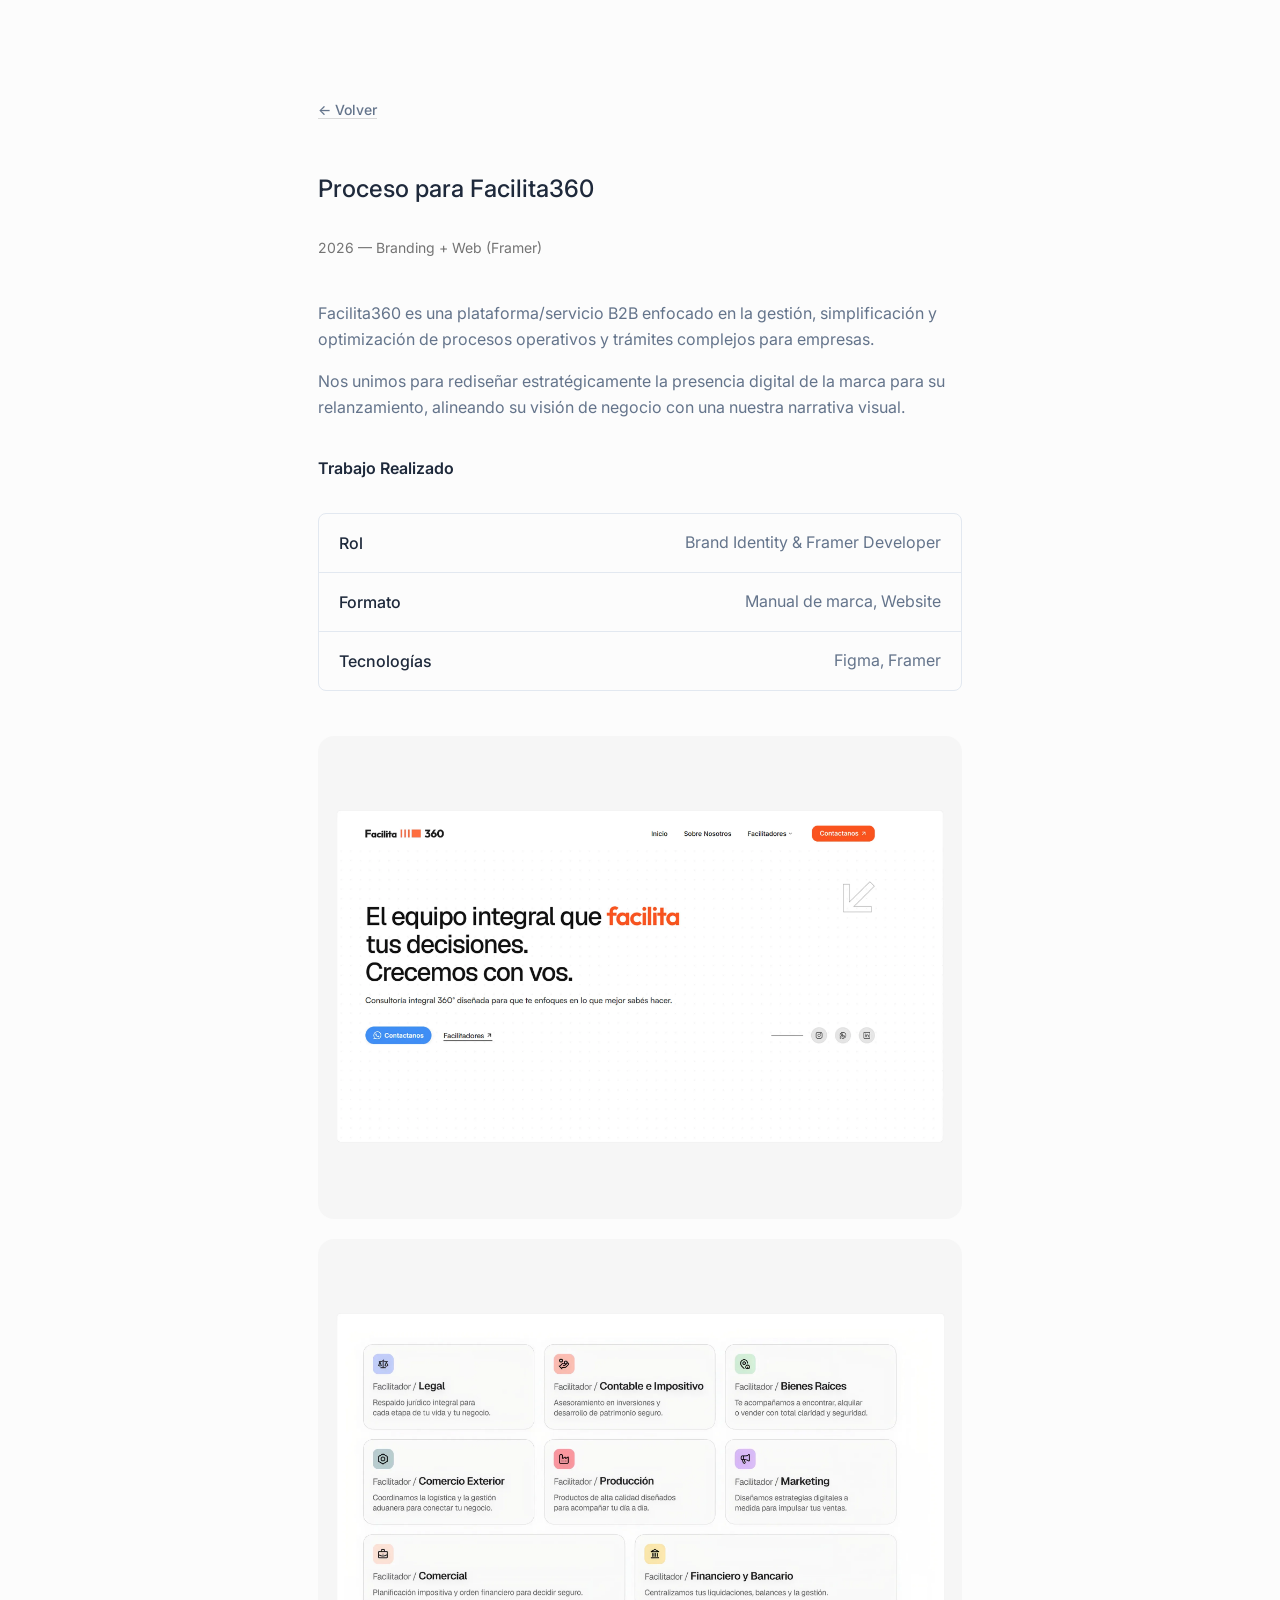
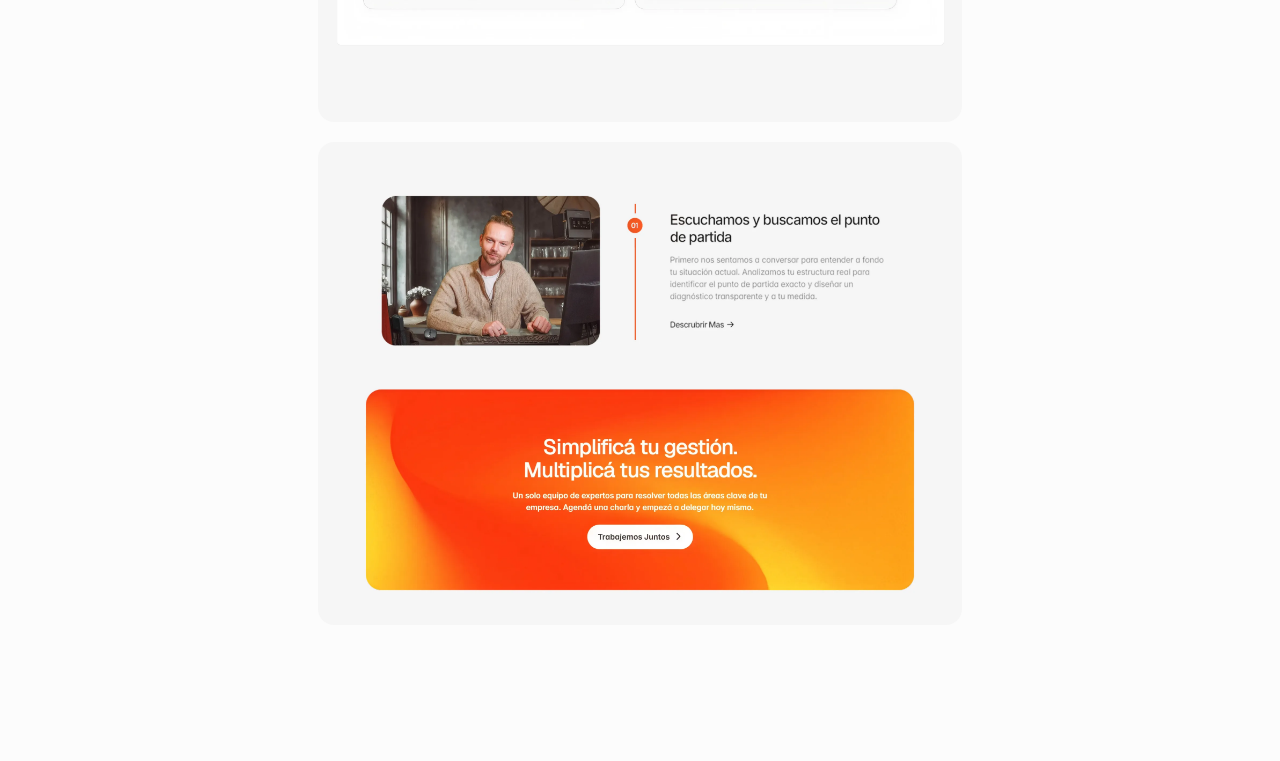
<file: proyectos/Facilita360.html>
<!DOCTYPE html>
<html lang="es">
<head>
  <meta charset="UTF-8" />
  <meta name="viewport" content="width=device-width, initial-scale=1.0" />
  <!-- TODO: reemplazar título del proyecto -->
  <title>Facilita360 — Ignacio Pacheco</title>
  <link rel="icon" type="image/png" href="../assets/Favicon.png" />
  <!-- TODO: reemplazar descripción -->
  <meta name="description" content="Descripción corta del proyecto 2." />

  <link rel="preconnect" href="https://fonts.googleapis.com" />
  <link rel="preconnect" href="https://fonts.gstatic.com" crossorigin />
  <link
    href="https://fonts.googleapis.com/css2?family=Inter:wght@400;500;600&display=swap"
    rel="stylesheet"
  />

  <link rel="stylesheet" href="../css/tokens.css" />
  <link rel="stylesheet" href="../css/styles.css" />
</head>
<body>
  <main class="container">
    <a href="../index.html" class="back-link link">&larr; Volver</a>

    <article class="project-detail">
      <!-- TODO: contenido de prueba, reemplazar por el proceso real -->
      <h1 class="project-detail__title">Proceso para Facilita360</h1>
      <p class="project-detail__meta">2026 — Branding + Web (Framer)</p>

      <div class="project-detail__body">
        <p>
         Facilita360 es una plataforma/servicio B2B enfocado en la gestión, simplificación y optimización de procesos operativos y trámites complejos para empresas.
        </p>
        <p>
          Nos unimos para rediseñar estratégicamente la presencia digital de la marca para su relanzamiento, alineando su visión de negocio con una nuestra narrativa visual.
        </p>
      </div>
       <h2 class="section-title">Trabajo Realizado</h2>
      <div class="project-scope">
        <div class="project-scope__row">
          <span class="project-scope__label">Rol</span>
          <span class="project-scope__value">Brand Identity & Framer Developer</span>
        </div>
        <div class="project-scope__row">
          <span class="project-scope__label">Formato</span>
          <span class="project-scope__value">Manual de marca, Website</span>
        </div>
        <div class="project-scope__row">
          <span class="project-scope__label">Tecnologías</span>
         <span class="project-scope__value">Figma, Framer</span>
        </div>
      </div>
      <div class="project-gallery">
        <div class="project-hero"><img src="/assets/facilita360/W-F360-1.webp" alt=""></div>
        <!-- imagen 2 -->
        <div class="project-hero"><img src="/assets/facilita360/W-F360-2.webp" alt=""></div>
        <!-- imagen 3 -->
        <div class="project-hero"><img src="/assets/facilita360/P-F360-3.webp" alt=""></div>
      </div>
    </article>
  </main>
</body>
</html>
</file>
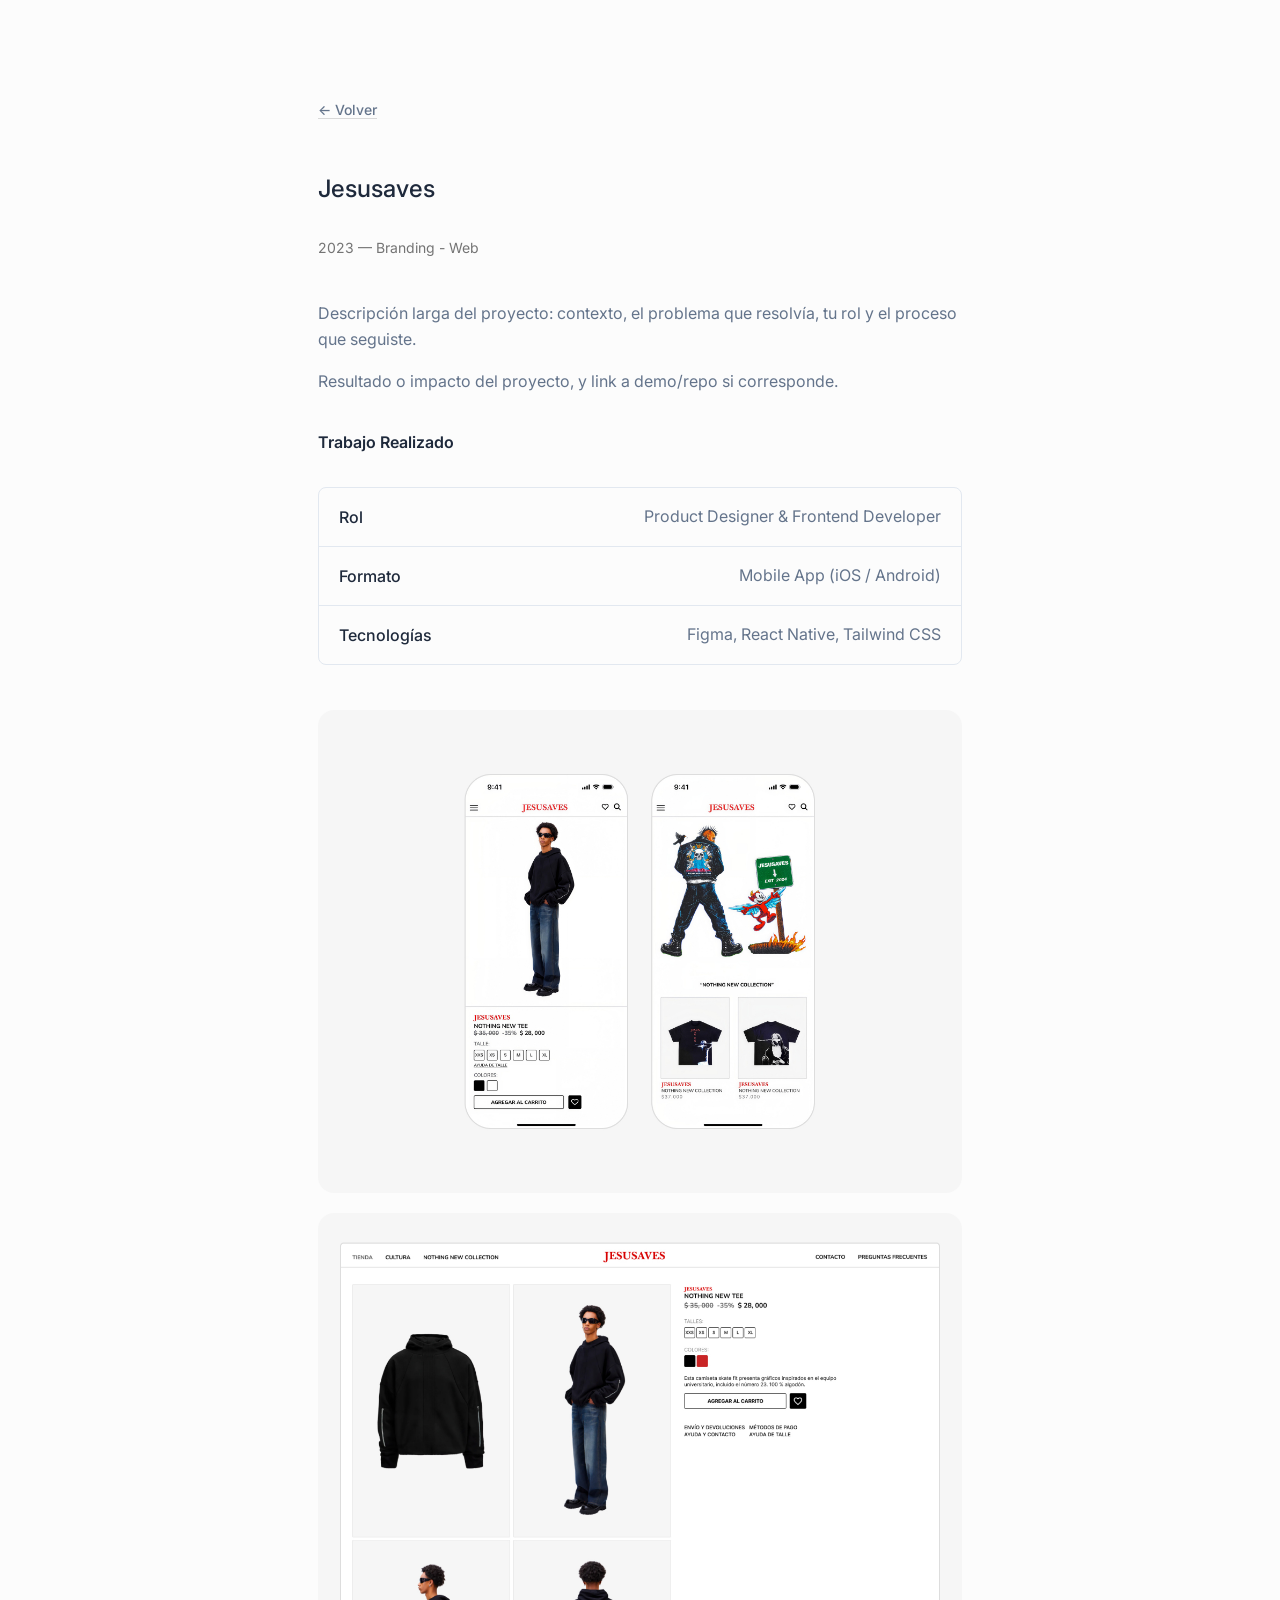
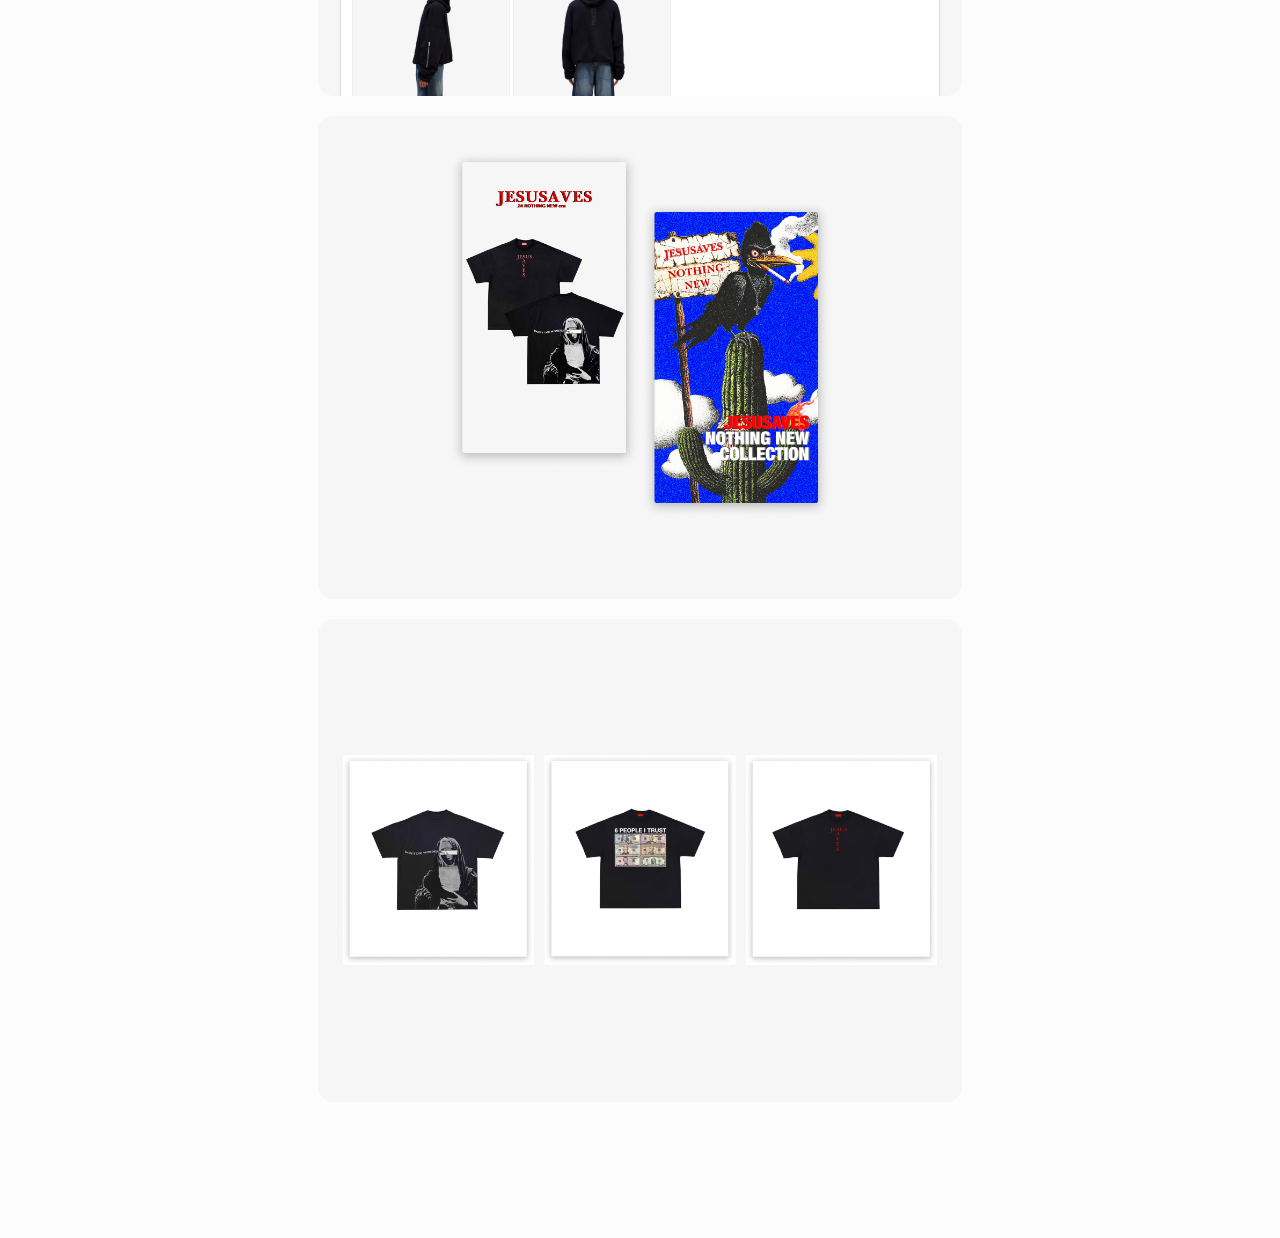
<file: proyectos/Jesusaves.html>
<!DOCTYPE html>
<html lang="es">
<head>
  <meta charset="UTF-8" />
  <meta name="viewport" content="width=device-width, initial-scale=1.0" />
  <!-- TODO: reemplazar título del proyecto -->
  <title>Jesusaves — Ignacio Pacheco</title>
  <link rel="icon" type="image/png" href="../assets/Favicon.png" />
  <!-- TODO: reemplazar descripción -->
  <meta name="description" content="Descripción corta del proyecto 3." />

  <link rel="preconnect" href="https://fonts.googleapis.com" />
  <link rel="preconnect" href="https://fonts.gstatic.com" crossorigin />
  <link
    href="https://fonts.googleapis.com/css2?family=Inter:wght@400;500;600&display=swap"
    rel="stylesheet"
  />

  <link rel="stylesheet" href="../css/tokens.css" />
  <link rel="stylesheet" href="../css/styles.css" />
</head>
<body>
  <main class="container">
    <a href="../index.html" class="back-link link">&larr; Volver</a>

    <article class="project-detail">
      <!-- TODO: reemplazar título -->
      <h1 class="project-detail__title">Jesusaves</h1>
      <!-- TODO: reemplazar año / tags -->
      <p class="project-detail__meta">2023 — Branding - Web</p>

      <!-- TODO: reemplazar todo el contenido de esta sección con la descripción real del proyecto -->
      <div class="project-detail__body">
        <p>
          Descripción larga del proyecto: contexto, el problema que resolvía,
          tu rol y el proceso que seguiste.
        </p>
        <p>
          Resultado o impacto del proyecto, y link a demo/repo si corresponde.
          <!-- TODO: agregar <a href="#" class="link">link al proyecto</a> si aplica -->
        </p>
      </div>

      <!-- TODO: reemplazar por el resumen real del trabajo realizado -->
      <h2 class="section-title">Trabajo Realizado</h2>
      <div class="project-scope">
        <div class="project-scope__row">
          <span class="project-scope__label">Rol</span>
          <span class="project-scope__value">Product Designer & Frontend Developer</span>
        </div>
        <div class="project-scope__row">
          <span class="project-scope__label">Formato</span>
          <span class="project-scope__value">Mobile App (iOS / Android)</span>
        </div>
        <div class="project-scope__row">
          <span class="project-scope__label">Tecnologías</span>
         <span class="project-scope__value">Figma, React Native, Tailwind CSS</span>
        </div>
      </div>

      <!-- TODO: reemplazar por imágenes reales del proyecto -->
      <div class="project-gallery">
        <div class="project-hero"><img src="/assets/Jesusaves/P-J-1.webp" alt=""></div>
        <div class="project-hero"><img src="/assets/Jesusaves/W-J-2.webp" alt=""></div>
        <div class="project-hero"><img src="/assets/Jesusaves/B-J-3.webp" alt=""></div>
        <div class="project-hero"><img src="/assets/Jesusaves/B-J-4.webp" alt=""></div>
             </div>
             </div>
    </article>
  </main>
</body>
</html>
</file>
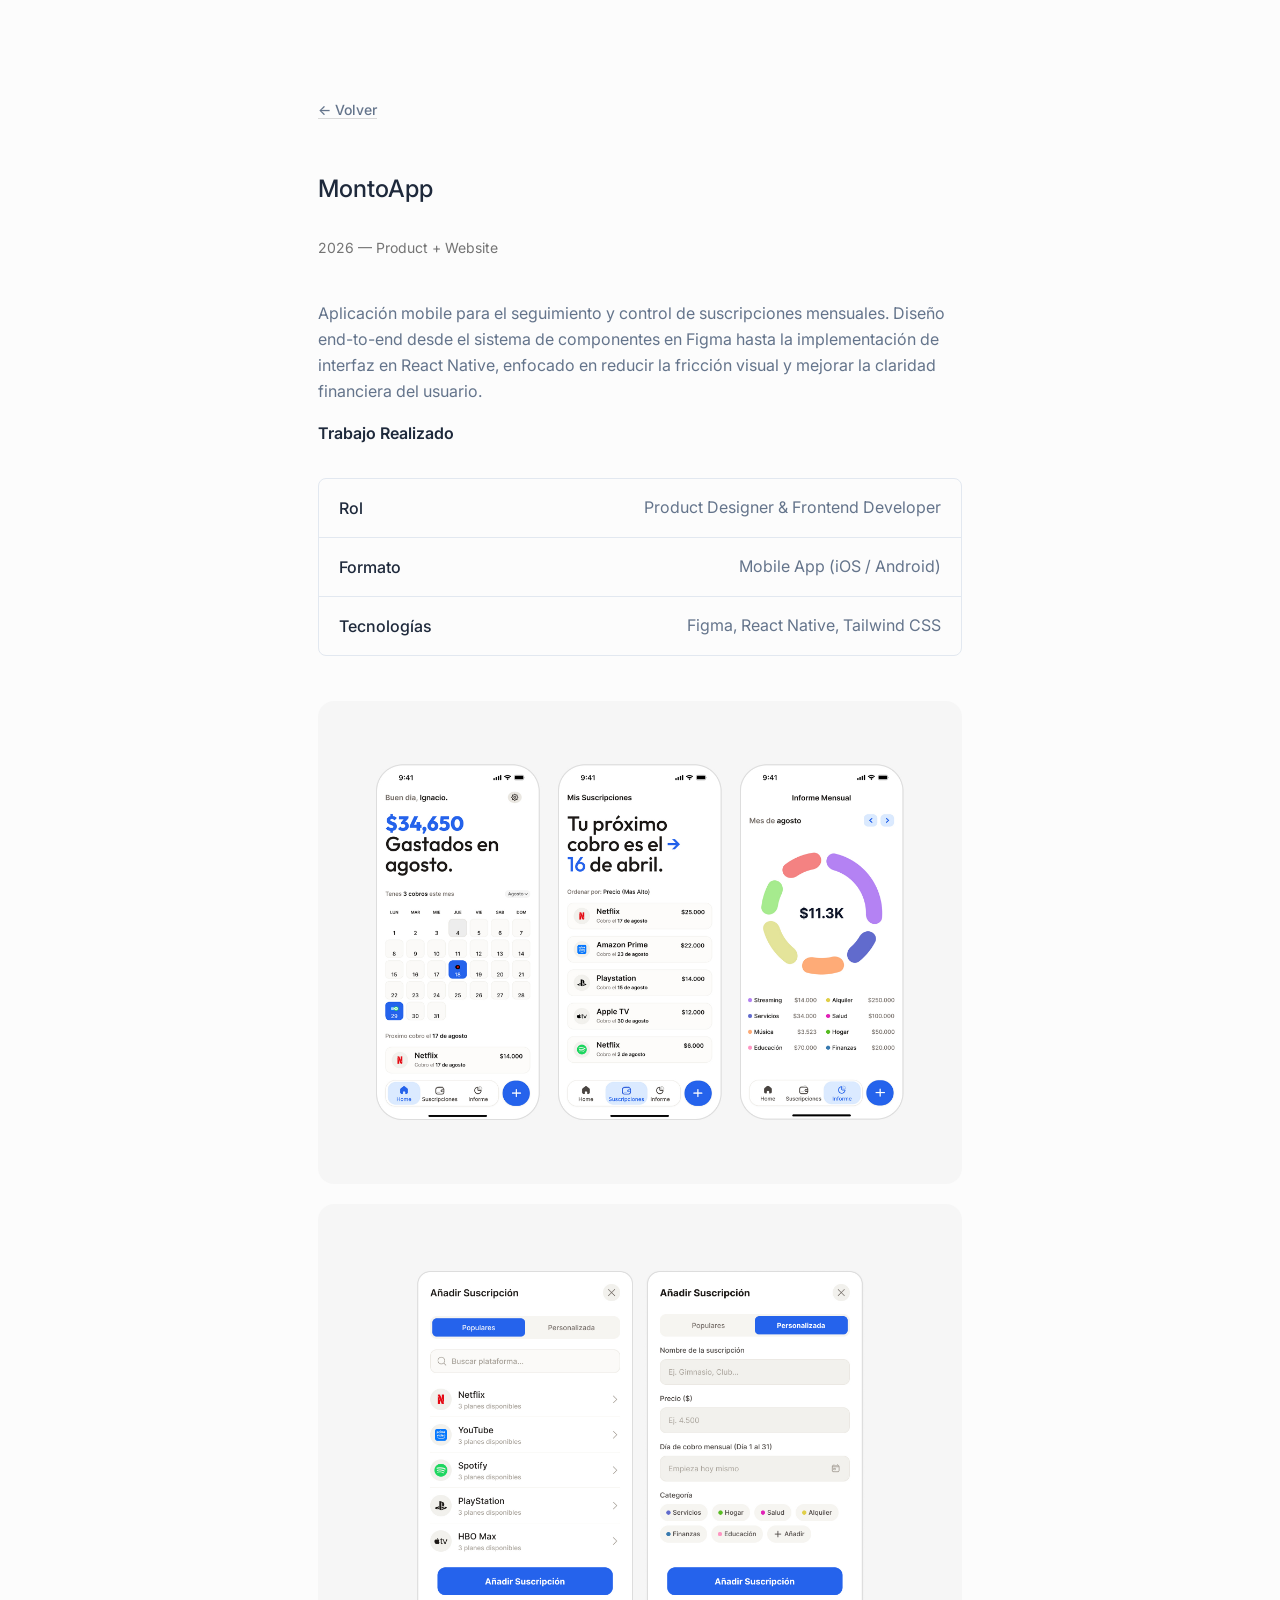
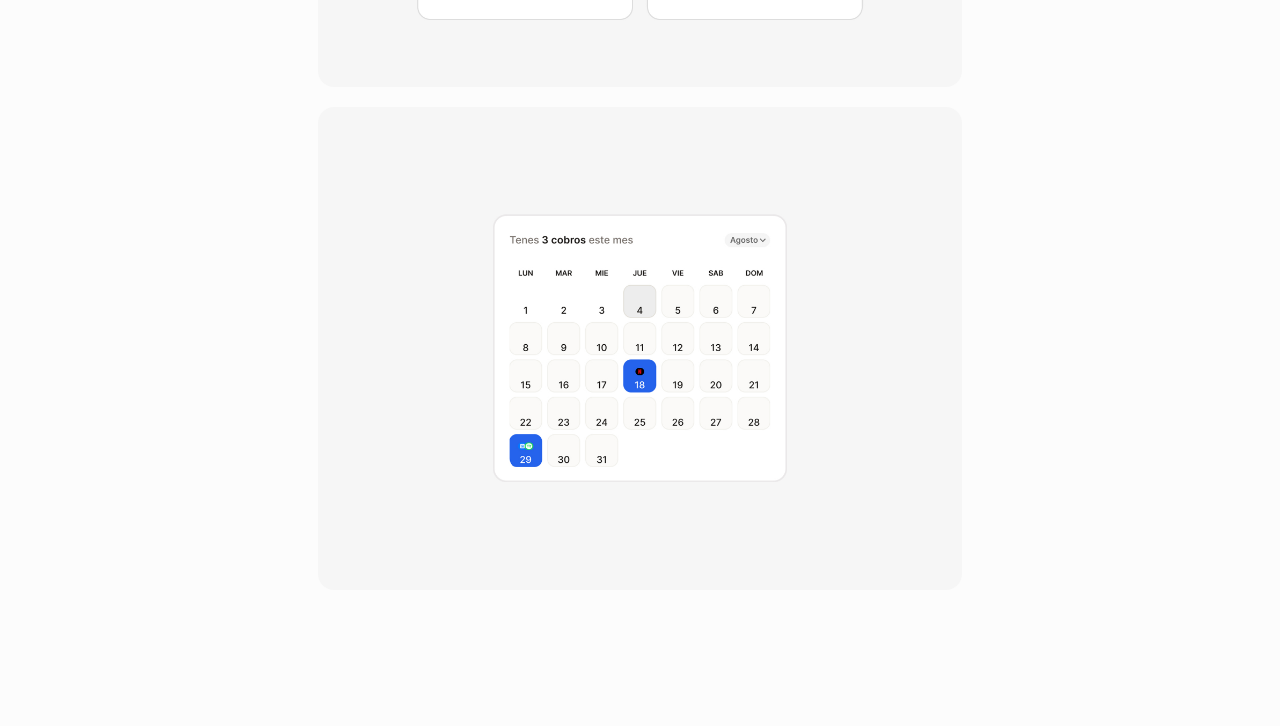
<file: proyectos/MontoApp.html>
<!DOCTYPE html>
<html lang="es">
<head>
  <meta charset="UTF-8" />
  <meta name="viewport" content="width=device-width, initial-scale=1.0" />
  <!-- TODO: reemplazar título del proyecto -->
  <title>MontoApp — Ignacio Pacheco</title>
  <link rel="icon" type="image/png" href="../assets/Favicon.png" />
  <!-- TODO: reemplazar descripción -->
  <meta name="description" content="Descripción corta del proyecto 1." />

  <link rel="preconnect" href="https://fonts.googleapis.com" />
  <link rel="preconnect" href="https://fonts.gstatic.com" crossorigin />
  <link
    href="https://fonts.googleapis.com/css2?family=Inter:wght@400;500;600&display=swap"
    rel="stylesheet"
  />

  <link rel="stylesheet" href="../css/tokens.css" />
  <link rel="stylesheet" href="../css/styles.css" />
</head>
<body>
  <main class="container">
    <a href="../index.html" class="back-link link">&larr; Volver</a>

    <article class="project-detail">
      <!-- TODO: reemplazar título -->
      <h1 class="project-detail__title">MontoApp</h1>
      <!-- TODO: reemplazar año / tags -->
      <p class="project-detail__meta">2026 — Product + Website</p>

      <!-- TODO: reemplazar todo el contenido de esta sección con la descripción real del proyecto -->
      <div class="project-detail__body">
        <p>
          Aplicación mobile para el seguimiento y control de suscripciones mensuales. Diseño end-to-end desde el sistema de componentes en Figma hasta la implementación de interfaz en React Native, enfocado en reducir la fricción visual y mejorar la claridad financiera del usuario.
        </p>
        <h2 class="section-title">Trabajo Realizado</h2>
        <div class="project-scope">
        <div class="project-scope__row">
          <span class="project-scope__label">Rol</span>
          <span class="project-scope__value">Product Designer & Frontend Developer</span>
        </div>
        <div class="project-scope__row">
          <span class="project-scope__label">Formato</span>
          <span class="project-scope__value">Mobile App (iOS / Android)</span>
        </div>
        <div class="project-scope__row">
          <span class="project-scope__label">Tecnologías</span>
         <span class="project-scope__value">Figma, React Native, Tailwind CSS</span>
        </div>
      </div>
      <!-- TODO: reemplazar por imágenes reales del proyecto -->
      <div class="project-gallery">
        <div class="project-hero"><img src="/assets/MontoApp/P-M-5.webp" alt=""></div>
         <div class="project-hero"><img src="/assets/MontoApp/P-M-2.webp" alt=""></div>
         <div class="project-hero"><img src="/assets/MontoApp/P-M-4.webp" alt=""></div>
      </div>
    </article>
  </main>
</body>
</html>
</file>
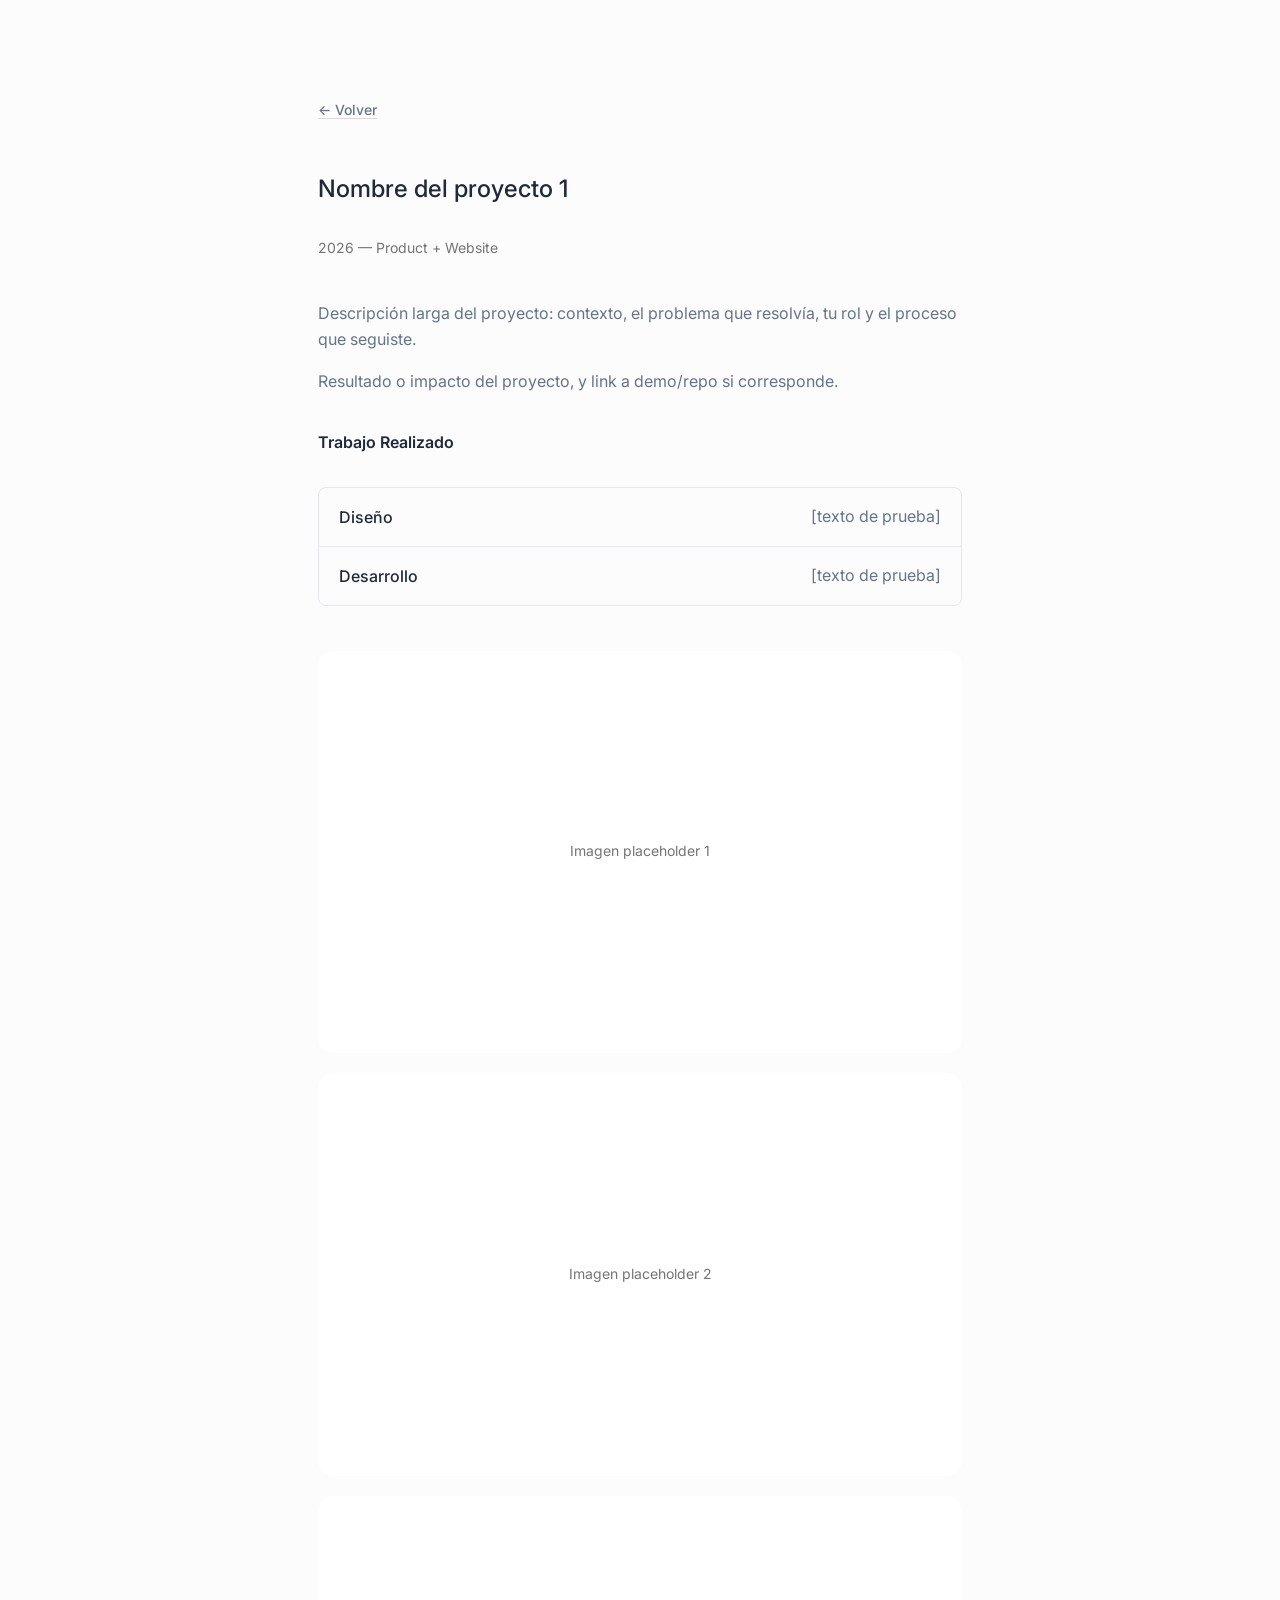
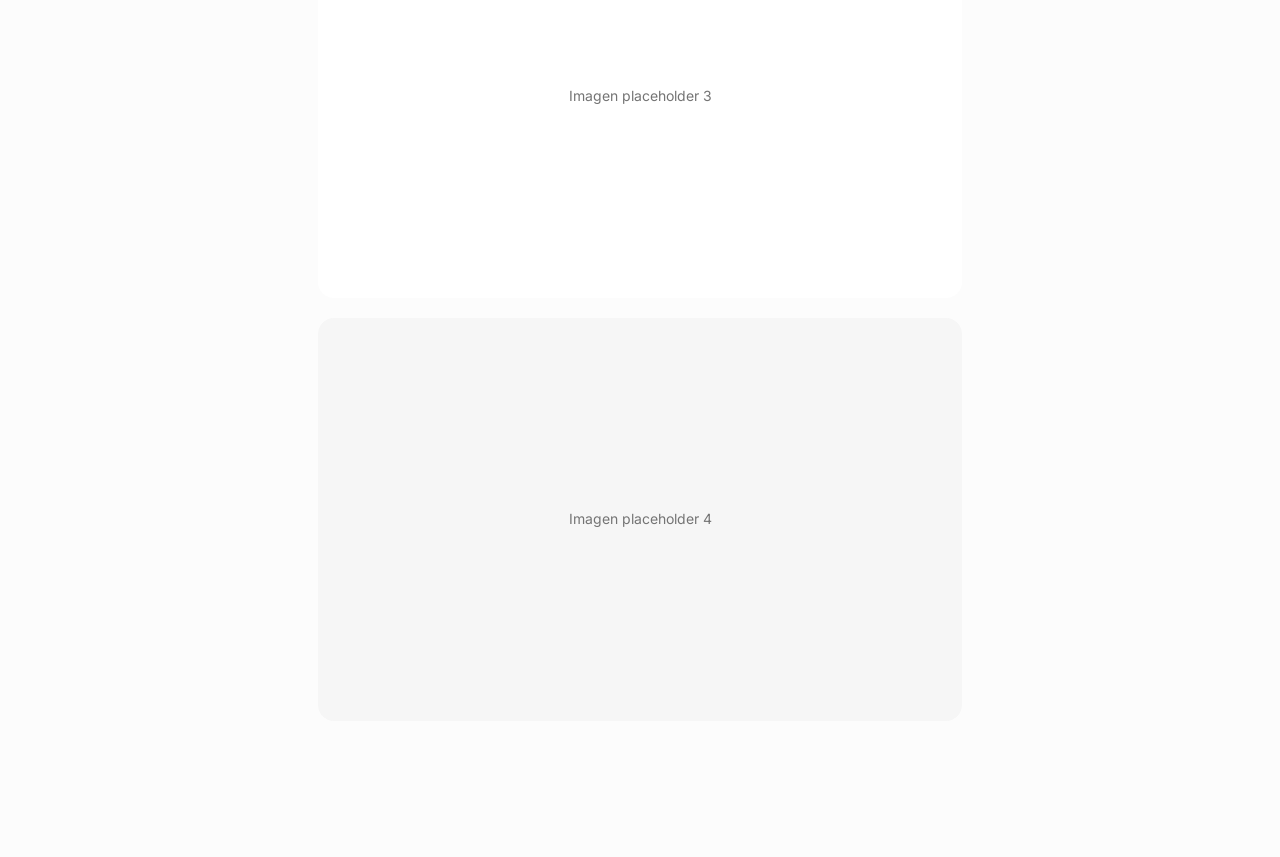
<file: proyectos/proyecto-1.html>
<!DOCTYPE html>
<html lang="es">
<head>
  <meta charset="UTF-8" />
  <meta name="viewport" content="width=device-width, initial-scale=1.0" />
  <!-- TODO: reemplazar título del proyecto -->
  <title>Nombre del proyecto 1 — Ignacio Pacheco</title>
  <link rel="icon" type="image/png" href="../assets/Favicon.png" />
  <!-- TODO: reemplazar descripción -->
  <meta name="description" content="Descripción corta del proyecto 1." />

  <link rel="preconnect" href="https://fonts.googleapis.com" />
  <link rel="preconnect" href="https://fonts.gstatic.com" crossorigin />
  <link
    href="https://fonts.googleapis.com/css2?family=Inter:wght@400;500;600&display=swap"
    rel="stylesheet"
  />

  <link rel="stylesheet" href="../css/tokens.css" />
  <link rel="stylesheet" href="../css/styles.css" />
</head>
<body>
  <main class="container">
    <a href="../index.html" class="back-link link">&larr; Volver</a>

    <article class="project-detail">
      <!-- TODO: reemplazar título -->
      <h1 class="project-detail__title">Nombre del proyecto 1</h1>
      <!-- TODO: reemplazar año / tags -->
      <p class="project-detail__meta">2026 — Product + Website</p>

      <!-- TODO: reemplazar todo el contenido de esta sección con la descripción real del proyecto -->
      <div class="project-detail__body">
        <p>
          Descripción larga del proyecto: contexto, el problema que resolvía,
          tu rol y el proceso que seguiste.
        </p>
        <p>
          Resultado o impacto del proyecto, y link a demo/repo si corresponde.
          <!-- TODO: agregar <a href="#" class="link">link al proyecto</a> si aplica -->
        </p>
      </div>

      <!-- TODO: reemplazar por el resumen real del trabajo realizado -->
      <h2 class="section-title">Trabajo Realizado</h2>
      <div class="project-scope">
        <div class="project-scope__row">
          <span class="project-scope__label">Diseño</span>
          <span class="project-scope__value">[texto de prueba]</span>
        </div>
        <div class="project-scope__row">
          <span class="project-scope__label">Desarrollo</span>
          <span class="project-scope__value">[texto de prueba]</span>
        </div>
      </div>

      <!-- TODO: reemplazar por imágenes reales del proyecto -->
      <div class="project-gallery">
        <div class="project-hero">Imagen placeholder 1</div>
        <div class="project-hero">Imagen placeholder 2</div>
        <div class="project-hero">Imagen placeholder 3</div>
        <div class="project-hero">Imagen placeholder 4</div>
      </div>
    </article>
  </main>
</body>
</html>
</file>
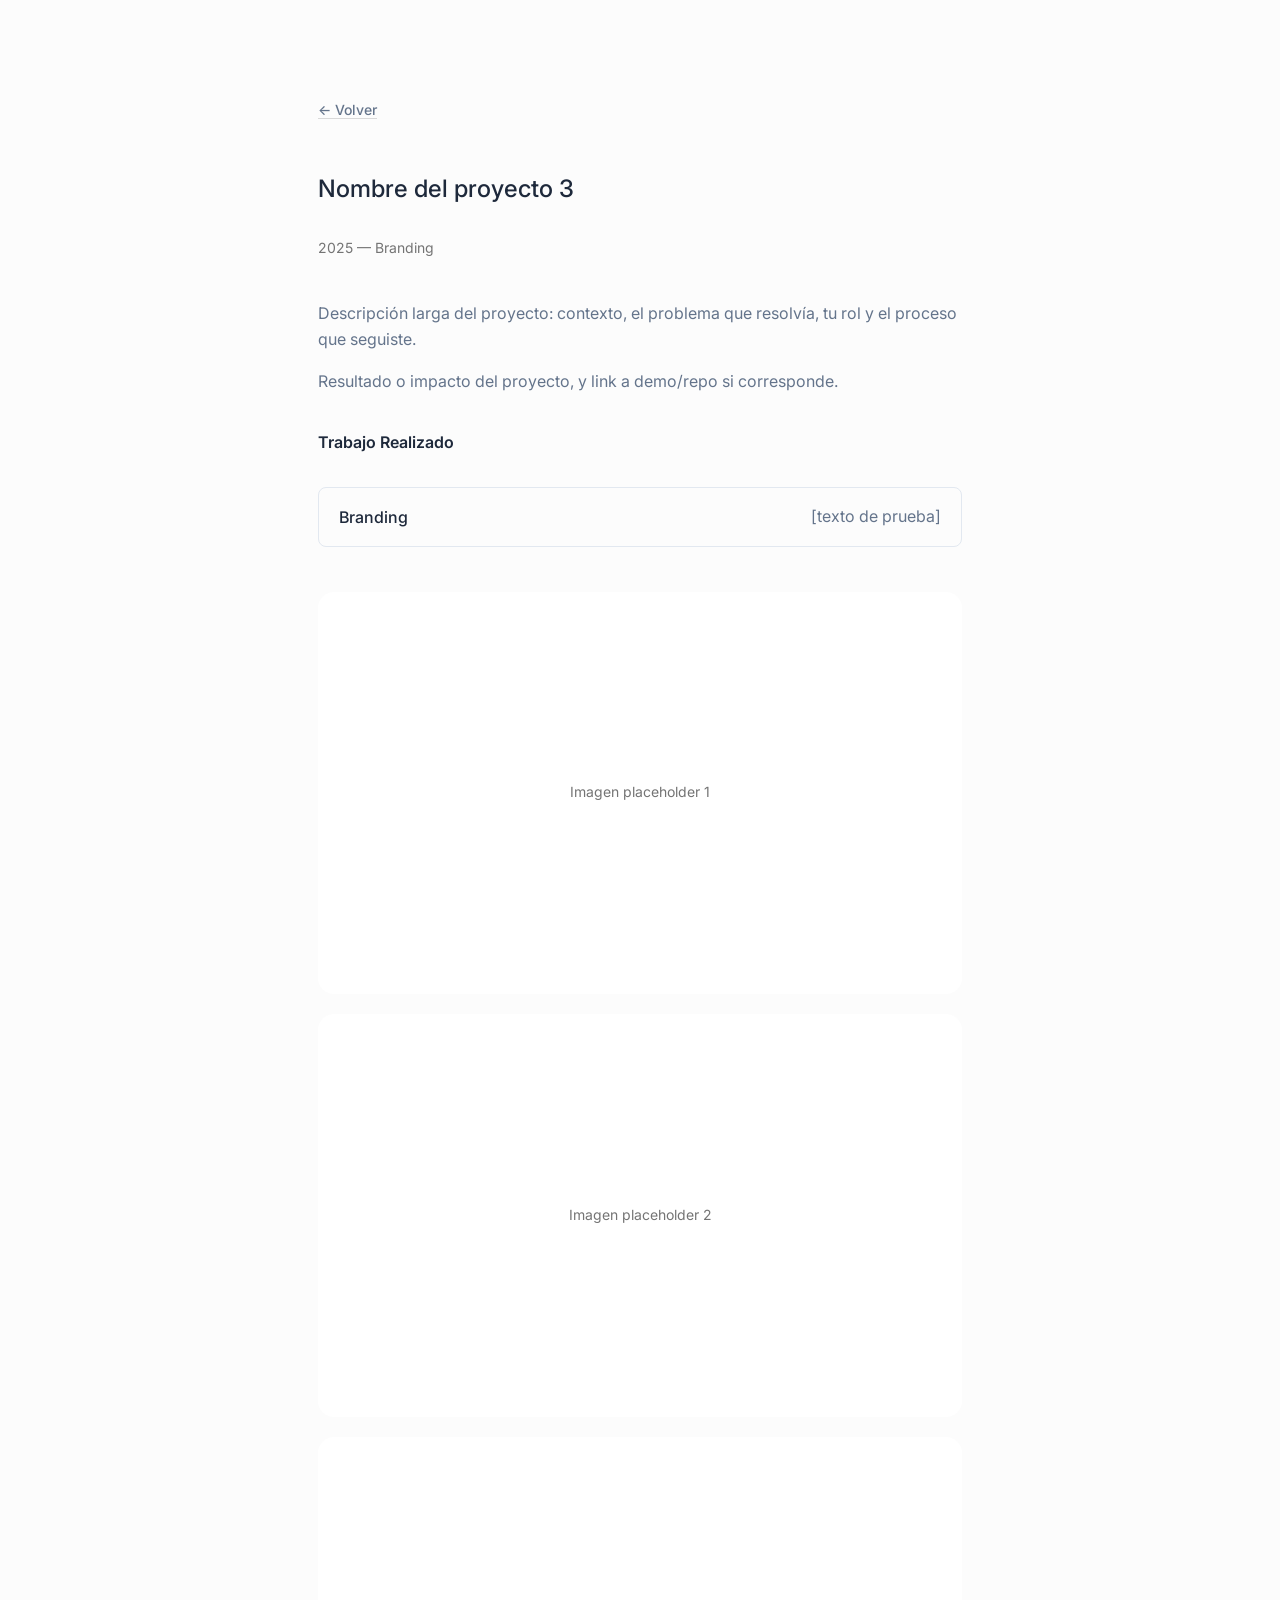
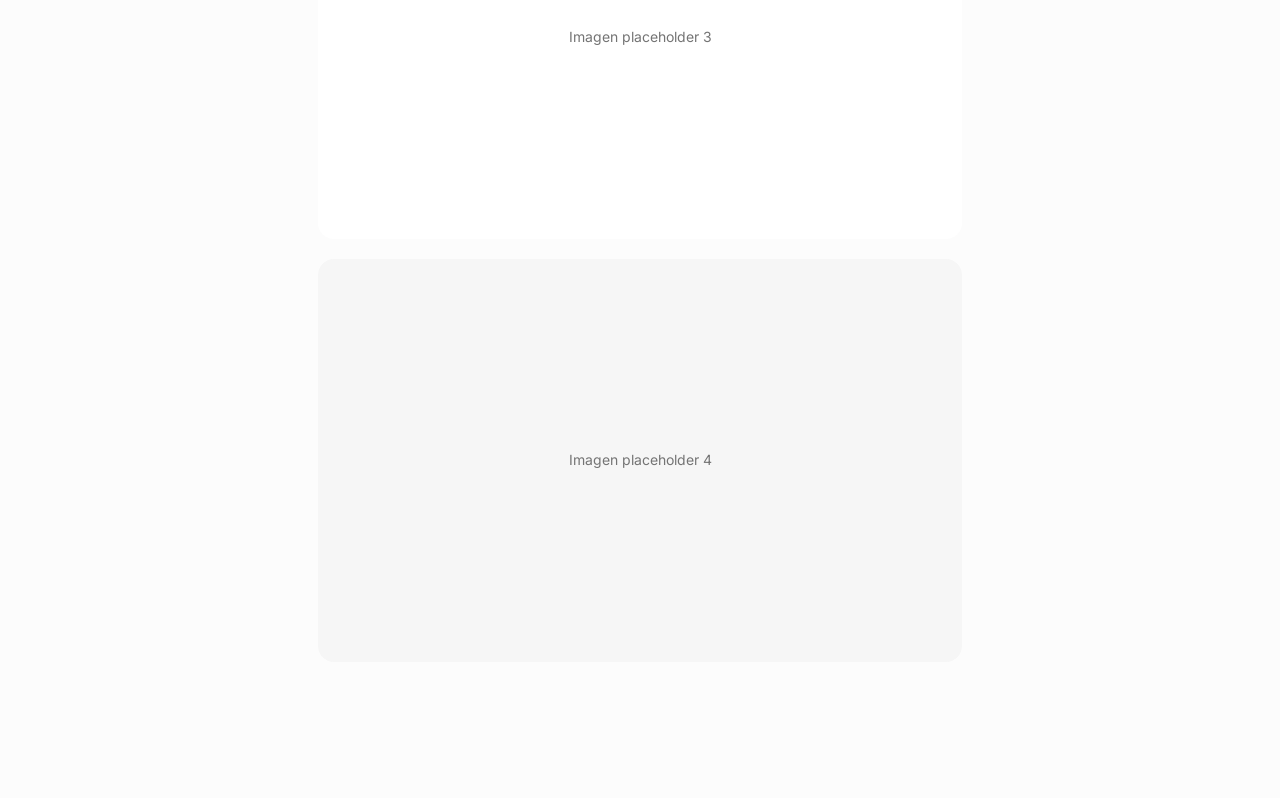
<file: proyectos/proyecto-3.html>
<!DOCTYPE html>
<html lang="es">
<head>
  <meta charset="UTF-8" />
  <meta name="viewport" content="width=device-width, initial-scale=1.0" />
  <!-- TODO: reemplazar título del proyecto -->
  <title>Nombre del proyecto 3 — Ignacio Pacheco</title>
  <link rel="icon" type="image/png" href="../assets/Favicon.png" />
  <!-- TODO: reemplazar descripción -->
  <meta name="description" content="Descripción corta del proyecto 3." />

  <link rel="preconnect" href="https://fonts.googleapis.com" />
  <link rel="preconnect" href="https://fonts.gstatic.com" crossorigin />
  <link
    href="https://fonts.googleapis.com/css2?family=Inter:wght@400;500;600&display=swap"
    rel="stylesheet"
  />

  <link rel="stylesheet" href="../css/tokens.css" />
  <link rel="stylesheet" href="../css/styles.css" />
</head>
<body>
  <main class="container">
    <a href="../index.html" class="back-link link">&larr; Volver</a>

    <article class="project-detail">
      <!-- TODO: reemplazar título -->
      <h1 class="project-detail__title">Nombre del proyecto 3</h1>
      <!-- TODO: reemplazar año / tags -->
      <p class="project-detail__meta">2025 — Branding</p>

      <!-- TODO: reemplazar todo el contenido de esta sección con la descripción real del proyecto -->
      <div class="project-detail__body">
        <p>
          Descripción larga del proyecto: contexto, el problema que resolvía,
          tu rol y el proceso que seguiste.
        </p>
        <p>
          Resultado o impacto del proyecto, y link a demo/repo si corresponde.
          <!-- TODO: agregar <a href="#" class="link">link al proyecto</a> si aplica -->
        </p>
      </div>

      <!-- TODO: reemplazar por el resumen real del trabajo realizado -->
      <h2 class="section-title">Trabajo Realizado</h2>
      <div class="project-scope">
        <div class="project-scope__row">
          <span class="project-scope__label">Branding</span>
          <span class="project-scope__value">[texto de prueba]</span>
        </div>
      </div>

      <!-- TODO: reemplazar por imágenes reales del proyecto -->
      <div class="project-gallery">
        <div class="project-hero">Imagen placeholder 1</div>
        <div class="project-hero">Imagen placeholder 2</div>
        <div class="project-hero">Imagen placeholder 3</div>
        <div class="project-hero">Imagen placeholder 4</div>
      </div>
    </article>
  </main>
</body>
</html>
</file>
<file: css/tokens.css>
/*
  Design tokens
  -------------
  Valores extraídos de https://noechague-site.vercel.app/ (solo estilo, no contenido).
  Todo el sitio consume estas variables: para retocar la identidad visual,
  alcanza con cambiar los valores acá.
*/

:root {
  /* ---- Color ---- */
  --color-bg: #fcfcfc;
  --color-card-bg: #ffffff;

  --color-text-primary: #202020;   /* títulos, texto principal */
  --color-text-secondary: #646464; /* bio, párrafos */
  --color-text-tertiary: #747474;  /* metadata: fechas, contadores */

  --color-border: #e8e8e8;
  --color-focus-ring: #8d8d8d;

  --color-link-underline: #d9d9d9;
  --color-link-underline-hover: #646464;
  --color-link-text-hover: #202020;

  --color-accent-bg: #e7f0ff;
  --color-accent-text: #1a5fd6;

  /* Pill de fondo al hacer hover sobre filas de listas (proyectos/educación) */
  --color-row-hover-bg: rgba(0, 0, 0, 0.04);

  /* ---- Tipografía ---- */
  /* Fuente original del sitio de referencia: Inter self-hosted vía next/font.
     Acá se carga como Google Font, mismo resultado visual sin build step. */
  --font-sans: "Inter", system-ui, -apple-system, "Segoe UI", arial, sans-serif;
  --font-mono: ui-monospace, SFMono-Regular, "Roboto Mono", Menlo, Consolas,
    "Liberation Mono", monospace;

  --text-xs: 0.75rem;   /* 12px */
  --text-sm: 0.875rem;  /* 14px */
  --text-base: 1rem;    /* 16px */
  --text-2xl: 1.5rem;   /* 24px */
  --text-4xl: 2.25rem;  /* 36px */

  --font-weight-normal: 400;
  --font-weight-medium: 500;
  --font-weight-semibold: 600;

  --leading-snug: 1.375;
  --leading-normal: 1.5;
  --leading-relaxed: 1.625;

  --tracking-wide: 0.025em;

  /* ---- Layout / spacing ---- */
  --container-max-width: 43.25rem; /* 692px */
  --container-padding-x: 1.5rem;   /* 24px */
  --container-padding-y-mobile: 3rem;   /* 48px */
  --container-padding-y-desktop: 6rem;  /* 96px */

  --space-section-gap: 6rem;     /* 96px — separación entre secciones (proyectos/contacto) */
  --space-intro-section-gap: 4.125rem; /* 66px — separación entre intro y proyectos */
  --space-heading-gap: 1rem;  /* 16px: heading -> contenido de sección */
  --space-intro-gap: 1.5rem;     /* 24px — entre foto+nombre/profesión y el texto de la bio */
  --space-paragraph-gap: 1rem;   /* mb-4: entre párrafos */
  --space-bio-paragraph-gap: 0.875rem; /* separación entre los párrafos de la bio */
  --space-post-item-gap: 0.25rem; /* 4px — separación entre filas (el padding de cada fila suma el resto) */
  --space-card-padding: 1rem;    /* 16px padding interno de cards */

  /* ---- Bordes ---- */
  --radius-xs: 0.125rem;
  --radius-sm: 0.25rem;
  --radius-md: 0.375rem;
  --radius-lg: 0.5rem;
  --radius-xl: 0.75rem;
  --radius-2xl: 1rem;
  --radius-full: 9999px;

  --avatar-size: 2.75rem; /* 44px — calza con el alto del bloque nombre+rol (22px + 22px) */

  /* ---- Sombras ---- */
  --shadow-card: 0 0 0 1px rgba(0, 0, 0, 0.06), 0 1px 2px -1px rgba(0, 0, 0, 0.06),
    0 2px 4px 0 rgba(0, 0, 0, 0.04);
  --shadow-card-hover: 0 0 0 1px rgba(0, 0, 0, 0.08), 0 1px 2px -1px rgba(0, 0, 0, 0.08),
    0 2px 4px 0 rgba(0, 0, 0, 0.06);

  /* ---- Transiciones ---- */
  --ease-out: cubic-bezier(0, 0, 0.2, 1);
  --transition-fast: 0.15s;
  --transition-base: 0.2s;
}

/*
  Breakpoint de referencia: 640px (equivalente al "sm" de Tailwind en el sitio
  original). Las custom properties no pueden usarse dentro de @media, así que
  este valor queda hardcodeado en styles.css — si lo cambiás, actualizalo ahí también.
*/
</file>
<file: css/styles.css>
/* ==========================================================================
   Reset base
   ========================================================================== */

*,
*::before,
*::after {
  box-sizing: border-box;
}

html,
body {
  margin: 0;
  padding: 0;
}

body {
  background-color: var(--color-bg);
  color: var(--color-text-primary);
  font-family: var(--font-sans);
  font-size: var(--text-base);
  font-weight: var(--font-weight-normal);
  line-height: var(--leading-relaxed);
  -webkit-font-smoothing: antialiased;
  -moz-osx-font-smoothing: grayscale;
}

img {
  max-width: 100%;
  display: block;
}

h1,
h2,
h3,
p,
ul {
  margin: 0;
}

ul {
  list-style: none;
  padding: 0;
}

a {
  color: inherit;
  text-decoration: none;
}

/* Foco accesible, igual al del sitio de referencia */
a:focus-visible,
button:focus-visible {
  outline: 2px solid var(--color-focus-ring);
  outline-offset: 2px;
  border-radius: var(--radius-xs);
}

/* ==========================================================================
   Layout
   ========================================================================== */

.container {
  max-width: var(--container-max-width);
  margin: 0 auto;
  padding: var(--container-padding-y-mobile) var(--container-padding-x);
}

@media (min-width: 640px) {
  .container {
    padding-top: var(--container-padding-y-desktop);
    padding-bottom: var(--container-padding-y-desktop);
  }
}

.section {
  margin-bottom: var(--space-section-gap);
}

.section:last-child {
  margin-bottom: 0;
}

.section-title {
  font-size: var(--text-base);
  font-weight: var(--font-weight-semibold);
  color: var(--color-text-primary);
  line-height: var(--leading-relaxed);
  margin-bottom: var(--space-heading-gap);
}

/* ==========================================================================
   Links de texto (inline, dentro de párrafos/bio)
   ========================================================================== */

.link {
  font-weight: var(--font-weight-medium);
  color: var(--color-text-primary);
  text-decoration-line: underline;
  text-decoration-color: var(--color-link-underline);
  text-underline-offset: 3px;
  transition: text-decoration-color var(--transition-base) var(--ease-out);
}

.link:hover {
  text-decoration-color: var(--color-link-underline-hover);
}

/* ==========================================================================
   Íconos (sprite SVG, ver <symbol> al inicio del <body>)
   ========================================================================== */

.icon-arrow {
  width: 1rem; /* 16px */
  height: 1rem;
  flex-shrink: 0;
  color: var(--color-text-tertiary);
  transition: color var(--transition-base) var(--ease-out);
}

/* ==========================================================================
   Animación de entrada (intro)
   ========================================================================== */

@keyframes reveal {
  from {
    opacity: 0;
    transform: translateY(20px);
    filter: blur(10px);
  }
  to {
    opacity: 1;
    transform: translateY(0);
    filter: blur(0);
  }
}

.reveal {
  opacity: 0;
  animation: reveal 0.8s var(--ease-out) forwards;
  animation-delay: calc(0.1s + var(--stagger-index, 0) * 0.09s);
}

@media (prefers-reduced-motion: reduce) {
  .reveal {
    animation: none;
    opacity: 1;
  }
}

/* ==========================================================================
   Intro
   ========================================================================== */

.intro {
  display: flex;
  flex-direction: column;
  gap: var(--space-intro-gap);
  margin-bottom: var(--space-intro-section-gap);
}

.intro__header {
  display: flex;
  align-items: center;
  gap: 0.75rem;
}

.intro__avatar {
  width: var(--avatar-size);
  height: var(--avatar-size);
  border-radius: var(--radius-full);
  object-fit: cover;
  flex-shrink: 0;
}

.intro__name {
  font-size: var(--text-base);
  font-weight: var(--font-weight-medium);
  color: var(--color-text-primary);
  line-height: var(--leading-snug);
}

.intro__role {
  font-size: var(--text-base);
  font-weight: var(--font-weight-normal);
  color: var(--color-text-secondary);
  line-height: var(--leading-snug);
}

.intro__bio-group {
  display: flex;
  flex-direction: column;
  gap: var(--space-bio-paragraph-gap);
}

.intro__bio {
  color: var(--color-text-secondary);
  line-height: var(--leading-relaxed);
}

/* ==========================================================================
   Proyectos (formato posteo)
   ========================================================================== */

.post-list {
  display: flex;
  flex-direction: column;
  gap: var(--space-post-item-gap);
}

.post-item {
  display: flex;
  align-items: center;
  justify-content: space-between;
  gap: 1rem;
  margin: 0 -0.75rem;
  padding: 0.625rem 0.75rem;
  border-radius: var(--radius-xl);
  transition: background-color var(--transition-base) var(--ease-out);
}

.post-item:hover {
  background-color: var(--color-row-hover-bg);
}

.post-item__title {
  display: inline-flex;
  align-items: center;
  gap: 0.25rem;
  color: var(--color-text-secondary);
  transition: color var(--transition-base) var(--ease-out);
}

.post-item:hover .post-item__title,
.post-item:hover .post-item__meta,
.post-item:hover .icon-arrow {
  color: var(--color-text-primary);
}

.post-item__meta {
  flex-shrink: 0;
  font-size: var(--text-base);
  color: var(--color-text-tertiary);
  white-space: nowrap;
  transition: color var(--transition-base) var(--ease-out);
}

/* ==========================================================================
   Galería (view switcher + grilla filtrable)
   ========================================================================== */

.gallery-tabs {
  position: relative;
  display: inline-flex;
  gap: 0.125rem;
  padding: 0.25rem;
  margin-bottom: 1.25rem;
  background-color: var(--color-row-hover-bg);
  border-radius: var(--radius-full);
}

.gallery-tabs__indicator {
  position: absolute;
  top: 0.25rem;
  left: 0;
  bottom: 0.25rem;
  width: 0;
  border-radius: var(--radius-full);
  background-color: var(--color-text-primary);
  transition: transform 0.35s var(--ease-out), width 0.35s var(--ease-out);
  will-change: transform, width;
}

.gallery-tabs__btn {
  position: relative;
  z-index: 1;
  border: none;
  background: transparent;
  margin: 0;
  padding: 0.5rem 1rem;
  font-family: inherit;
  font-size: var(--text-sm);
  font-weight: var(--font-weight-medium);
  color: var(--color-text-tertiary);
  border-radius: var(--radius-full);
  cursor: pointer;
  transition: color 0.35s var(--ease-out);
}

.gallery-tabs__btn.is-active {
  color: #ffffff;
}

.gallery-grid {
  display: grid;
  grid-template-columns: 1fr;
  gap: 1.25rem; /* 20px */
}

.gallery-item {
  margin: 0;
  border-radius: var(--radius-2xl);
  overflow: hidden;
  background-color: var(--color-card-bg);
  transition: opacity 0.2s var(--ease-out), transform 0.2s var(--ease-out);
}

.gallery-item.is-hiding {
  opacity: 0;
  transform: scale(0.96);
}

.gallery-item img {
  display: block;
  width: 100%;
  height: auto;
}

/* ==========================================================================
   Educación
   ========================================================================== */

.edu-list {
  display: flex;
  flex-direction: column;
  gap: var(--space-post-item-gap);
}

.edu-item {
  display: flex;
  align-items: flex-start;
  justify-content: space-between;
  gap: 1rem;
  margin: 0 -0.75rem;
  padding: 0.625rem 0.75rem;
  border-radius: var(--radius-xl);
  transition: background-color var(--transition-base) var(--ease-out);
}

.edu-item:hover {
  background-color: var(--color-row-hover-bg);
}

.edu-item__left {
  display: flex;
  flex-direction: column;
  gap: 0.125rem;
}

.edu-item__institution {
  display: inline-flex;
  align-items: center;
  gap: 0.25rem;
  color: var(--color-text-secondary);
  transition: color var(--transition-base) var(--ease-out);
}

.edu-item:hover .edu-item__institution,
.edu-item:hover .edu-item__year,
.edu-item:hover .icon-arrow {
  color: var(--color-text-primary);
}

.edu-item__title {
  font-size: var(--text-sm);
  color: var(--color-text-tertiary);
}

.edu-item__year {
  flex-shrink: 0;
  font-size: var(--text-base);
  color: var(--color-text-tertiary);
  white-space: nowrap;
  transition: color var(--transition-base) var(--ease-out);
}

/* ==========================================================================
   Contacto
   ========================================================================== */

.link-list {
  display: flex;
  flex-direction: column;
  gap: 0.625rem;
}

.link-list a {
  display: inline-block;
  width: fit-content;
  font-weight: var(--font-weight-medium);
  color: var(--color-text-primary);
  text-decoration-line: underline;
  text-decoration-color: var(--color-link-underline);
  text-underline-offset: 3px;
  transition: text-decoration-color var(--transition-base) var(--ease-out);
}

.link-list a:hover {
  text-decoration-color: var(--color-link-underline-hover);
}

/* ==========================================================================
   Página de detalle de proyecto
   ========================================================================== */

.back-link {
  display: inline-block;
  margin-bottom: 3.125rem; /* 50px */
  font-size: var(--text-sm);
  color: var(--color-text-secondary);
}

.project-detail__title {
  font-size: var(--text-2xl);
  font-weight: var(--font-weight-medium);
  color: var(--color-text-primary);
  line-height: var(--leading-snug);
  margin-bottom: var(--space-heading-gap);
}

.project-detail__meta {
  font-size: var(--text-sm);
  color: var(--color-text-tertiary);
  margin-bottom: 2.5rem; /* 40px */
}

.project-detail__body p {
  color: var(--color-text-secondary);
  line-height: var(--leading-relaxed);
  margin-bottom: var(--space-paragraph-gap);
}

.project-detail__body p:last-child {
  margin-bottom: 0;
}

.project-detail__body {
  margin-bottom: 2.1875rem; /* 35px */
}

.project-gallery {
  display: flex;
  flex-direction: column;
  gap: 1.25rem; /* 20px */
  margin-bottom: 2.5rem; /* 40px */
}

.project-hero {
  width: 100%;
  aspect-ratio: 16 / 10;
  border-radius: var(--radius-2xl);
  background-color: var(--color-card-bg);
  display: flex;
  align-items: center;
  justify-content: center;
  color: var(--color-text-tertiary);
  font-size: var(--text-sm);
}

.project-gallery .project-hero:nth-child(4) {
  background-color: #f6f6f6;
}

.project-hero img {
  width: 100%;
  height: 100%;
  object-fit: cover;
  border-radius: var(--radius-2xl);
}

.project-detail__list {
  list-style: none;
  padding-left: 1.25rem;
  margin: 0;
  display: flex;
  flex-direction: column;
  gap: 0.75rem;
  color: var(--color-text-secondary);
  line-height: var(--leading-relaxed);
  counter-reset: project-detail-list;
}

.project-detail__list li {
  position: relative;
  counter-increment: project-detail-list;
}

.project-detail__list li::before {
  content: counter(project-detail-list) ".";
  position: absolute;
  left: -1.25rem;
}

.project-detail__list strong {
  font-weight: var(--font-weight-medium);
  color: var(--color-text-secondary);
}

.project-detail__divider {
  border: none;
  border-top: 1px solid var(--color-border);
  margin: 0 0 var(--space-section-gap);
}

.project-scope {
  display: flex;
  flex-direction: column;
  border: 1px solid var(--color-border);
  margin-top: var(--space-heading-gap);
  margin-bottom: 2.8125rem; /* 45px */
}

.project-scope__row {
  display: flex;
  justify-content: space-between;
  gap: 1rem;
  padding: 0.875rem 1rem;
  border-bottom: 1px solid var(--color-border);
}

.project-scope__row:last-child {
  border-bottom: none;
}

.project-scope__label {
  color: var(--color-text-primary);
  font-weight: var(--font-weight-medium);
}

.project-scope__value {
  color: var(--color-text-secondary);
  text-align: right;
}

/* Agregué estas variables de prueba por si no las tenés definidas en tu :root */
:root {
  --color-border: #e2e8f0;
  --color-text-primary: #1e293b;
  --color-text-secondary: #64748b;
  --font-weight-medium: 500;
  --space-heading-gap: 2rem;
}

.project-scope {
  display: flex;
  flex-direction: column;
  border: 1px solid var(--color-border);
  border-radius: 8px; /* Opcional: suaviza las esquinas para una UI más limpia */
  margin-top: var(--space-heading-gap);
  margin-bottom: 2.8125rem;
  overflow: hidden; /* Evita que el fondo de las filas pise los bordes redondeados */
}

.project-scope__row {
  display: flex;
  justify-content: space-between;
  align-items: flex-start; /* Permite que si el texto derecho es largo, fluya bien */
  gap: 1.5rem;
  padding: 1rem 1.25rem;
  border-bottom: 1px solid var(--color-border);
}

.project-scope__row:last-child {
  border-bottom: none;
}

.project-scope__label {
  color: var(--color-text-primary);
  font-weight: var(--font-weight-medium);
  white-space: nowrap; /* Evita que el título de la izquierda se rompa en dos líneas */
}

.project-scope__value {
  color: var(--color-text-secondary);
  text-align: right;
  line-height: 1.5;
}
</file>
